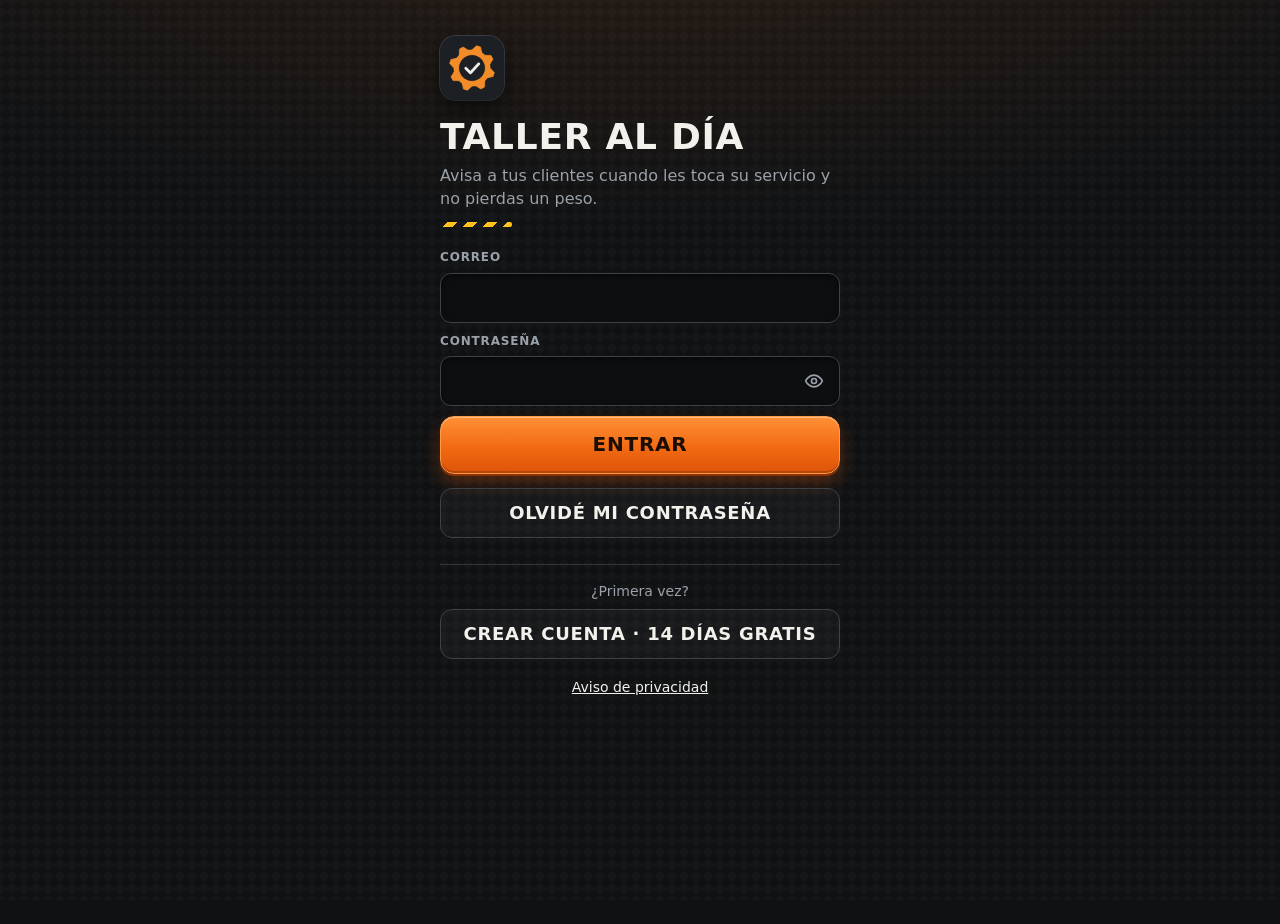
<file: index.html>
<!doctype html>
<html lang="es-MX">
<head>
  <meta charset="utf-8">
  <meta http-equiv="Content-Security-Policy" content="default-src 'self'; connect-src 'self' http://localhost:8787 https://*.supabase.co; img-src 'self' data:; style-src 'self'; script-src 'self'; object-src 'none'; base-uri 'none'; form-action 'self'">
  <meta name="referrer" content="no-referrer">
  <meta name="viewport" content="width=device-width, initial-scale=1, viewport-fit=cover">
  <title>Taller al Día</title>
  <meta name="description" content="Recordatorios de servicio, cotizaciones y cobranza para talleres mecánicos.">
  <meta name="theme-color" content="#1C1F23">
  <meta name="apple-mobile-web-app-capable" content="yes">
  <meta name="mobile-web-app-capable" content="yes">
  <meta name="apple-mobile-web-app-status-bar-style" content="black-translucent">
  <meta name="apple-mobile-web-app-title" content="Taller al Día">
  <link rel="manifest" href="manifest.webmanifest">
  <link rel="icon" href="icons/icon-192.png">
  <link rel="apple-touch-icon" href="icons/apple-touch-icon.png">
  <link rel="stylesheet" href="styles.css">
</head>
<body>
  <div id="app"></div>
  <nav class="tabbar" id="tabbar" hidden></nav>
  <div id="toast" role="status" aria-live="polite"></div>
  <script src="config.js"></script>
  <script src="app.js"></script>
</body>
</html>
</file>
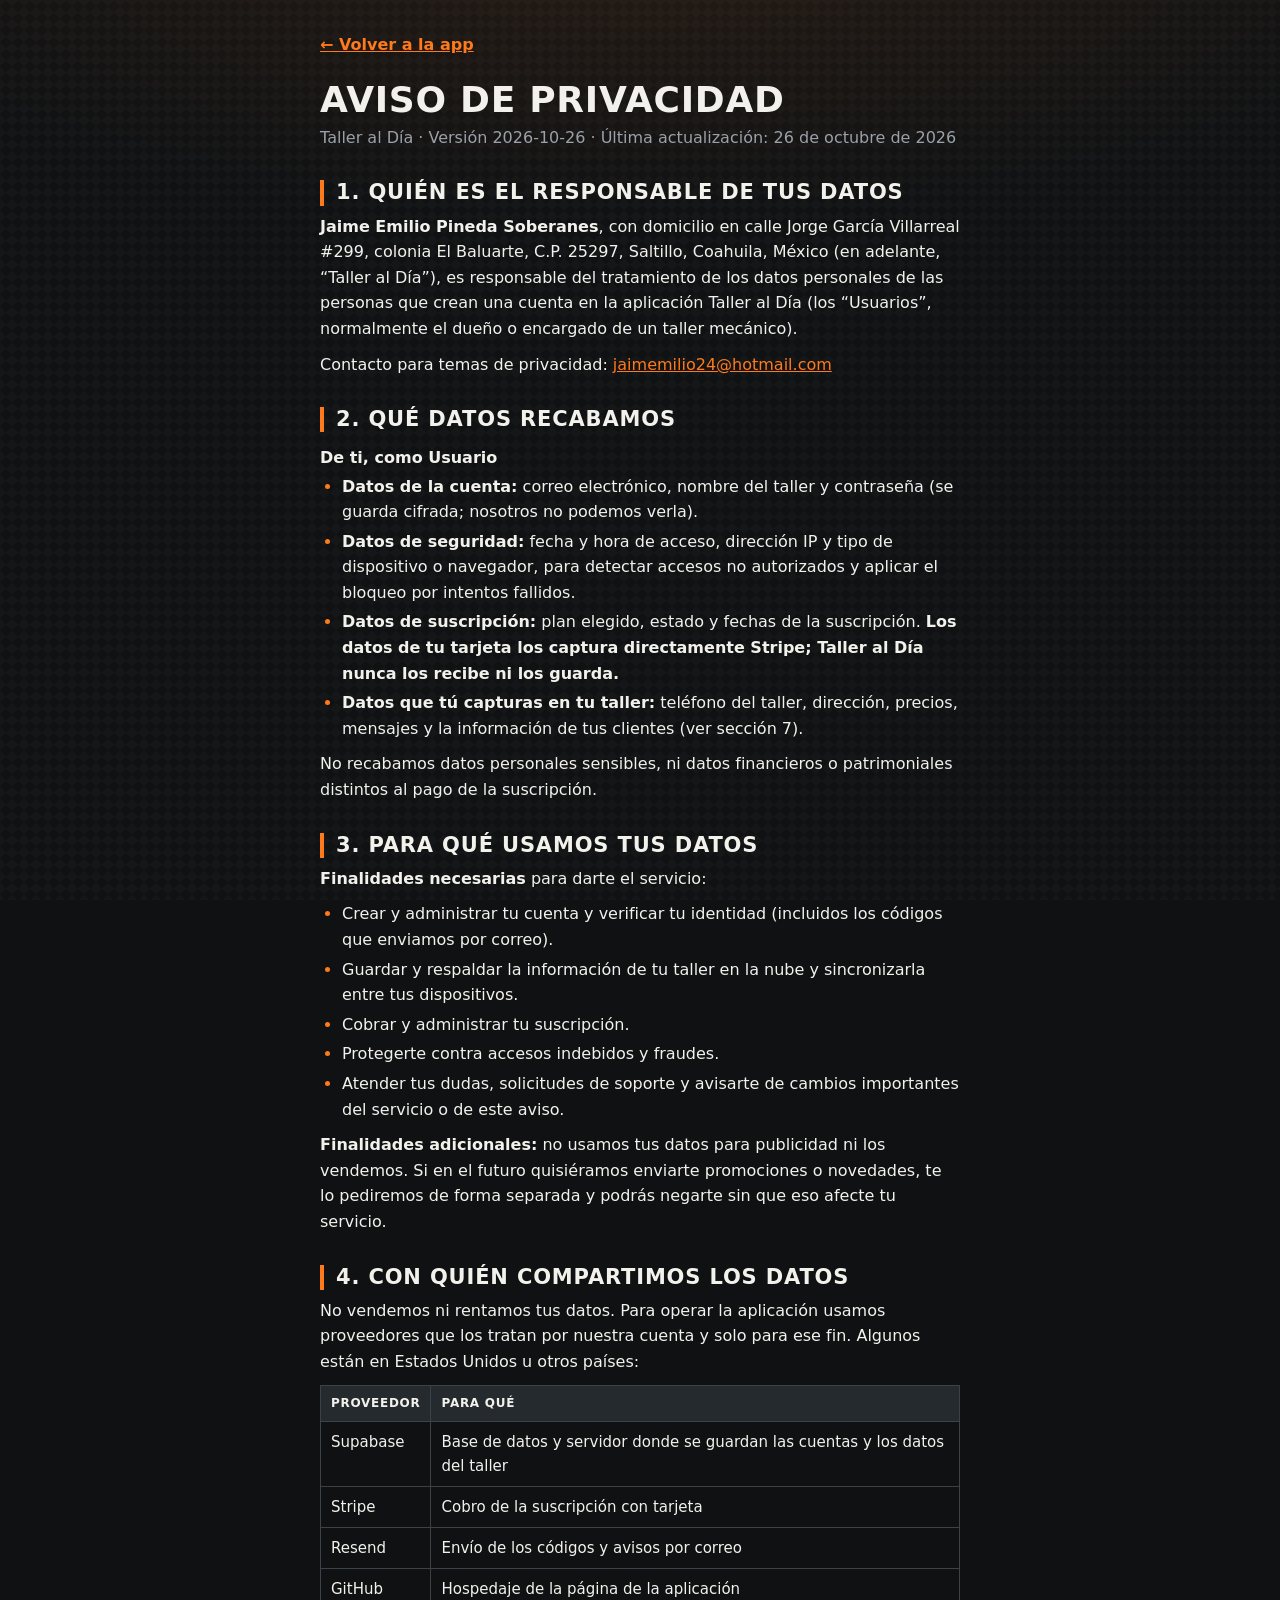
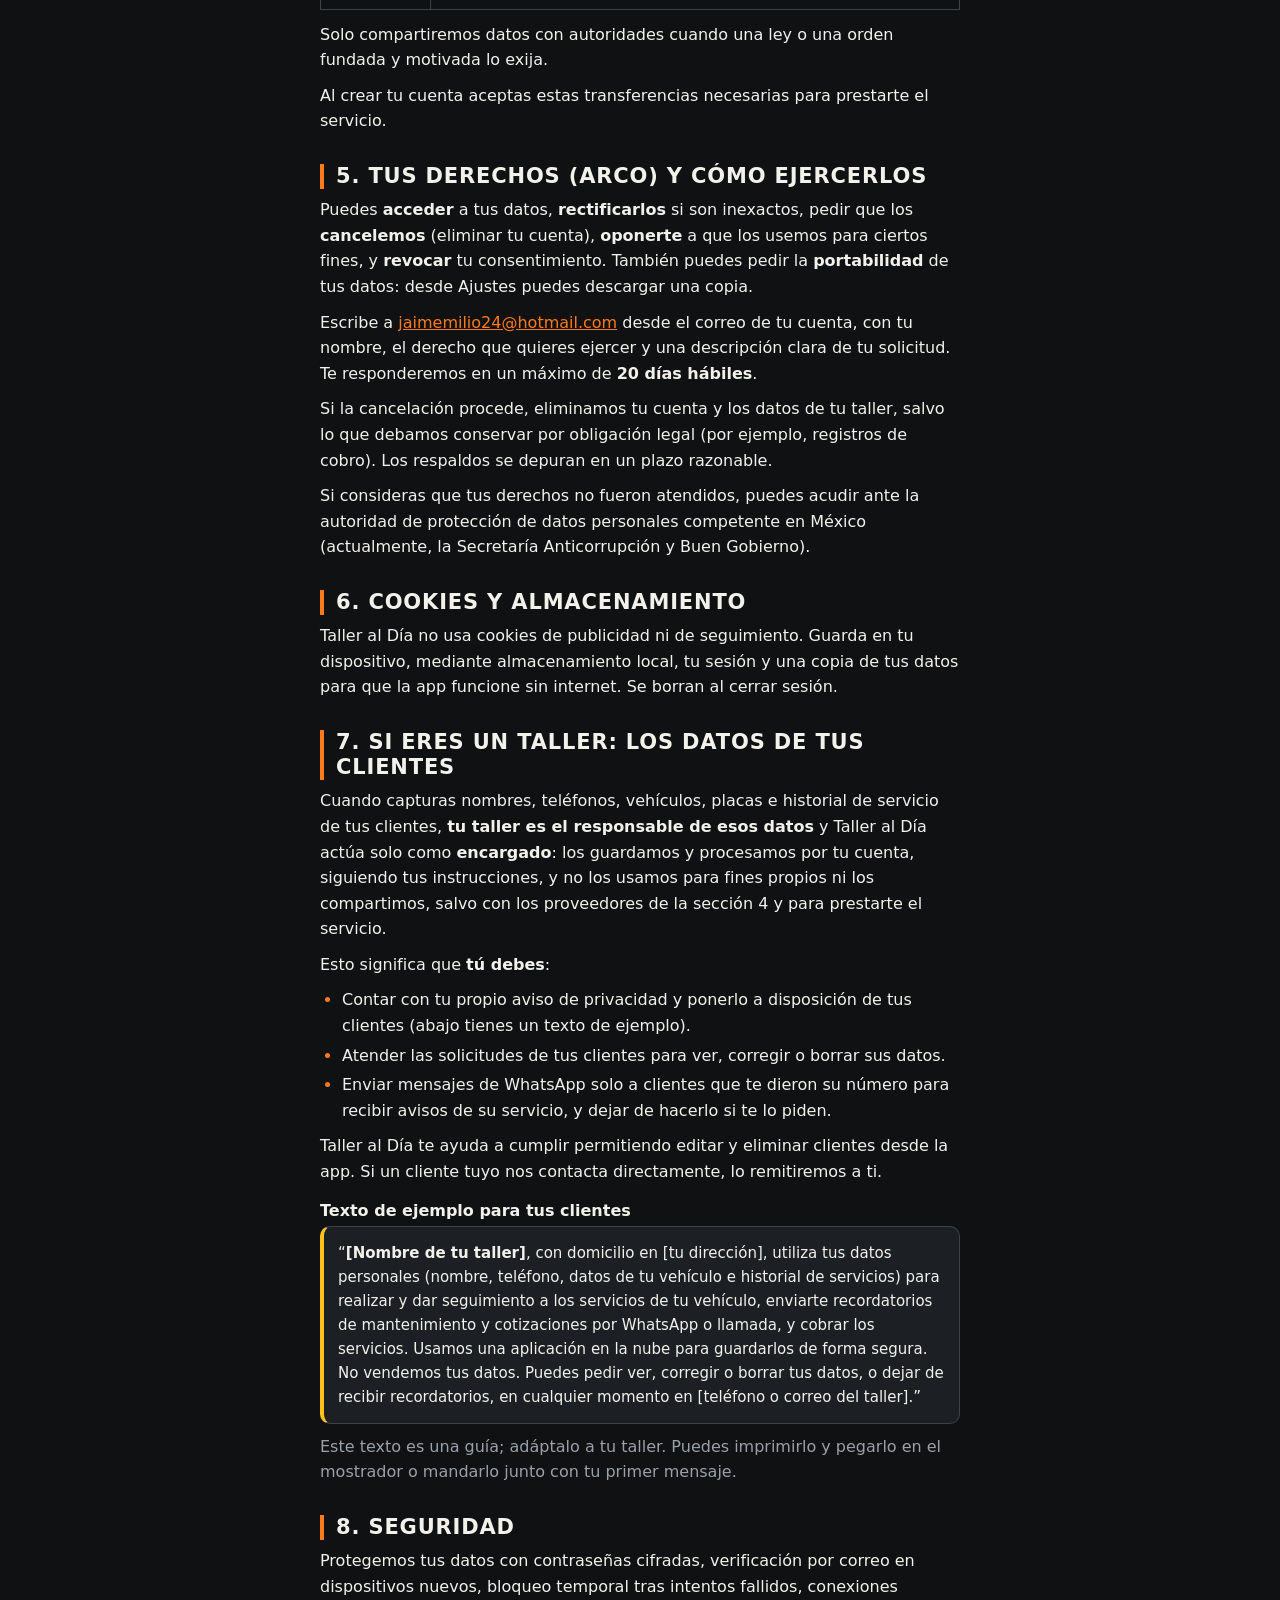
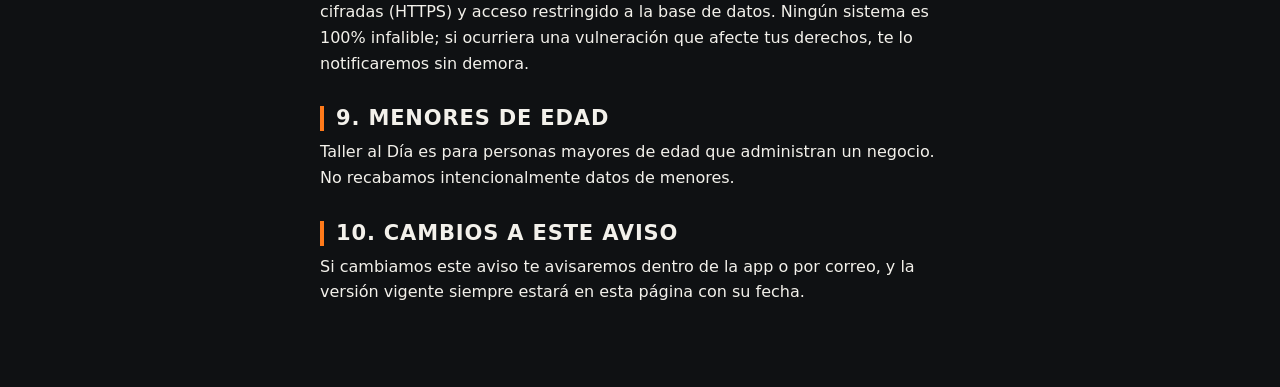
<file: privacidad.html>
<!doctype html>
<html lang="es-MX">
<head>
  <meta charset="utf-8">
  <meta name="viewport" content="width=device-width, initial-scale=1">
  <meta name="theme-color" content="#1C1F23">
  <meta name="robots" content="index,follow">
  <title>Aviso de privacidad · Taller al Día</title>
  <link rel="icon" href="icons/icon-192.png">
  <link rel="stylesheet" href="styles.css">
</head>
<body class="no-nav">
  <main class="legal">
    <a class="legal-back" href="./">← Volver a la app</a>
    <h1>Aviso de privacidad</h1>
    <p class="muted">Taller al Día · Versión 2026-10-26 · Última actualización: 26 de octubre de 2026</p>

    <h2>1. Quién es el responsable de tus datos</h2>
    <p><b>Jaime Emilio Pineda Soberanes</b>, con domicilio en calle Jorge García Villarreal #299, colonia El Baluarte, C.P. 25297, Saltillo, Coahuila, México (en adelante, “Taller al Día”), es responsable del tratamiento de los datos personales de las personas que crean una cuenta en la aplicación Taller al Día (los “Usuarios”, normalmente el dueño o encargado de un taller mecánico).</p>
    <p>Contacto para temas de privacidad: <a href="mailto:jaimemilio24@hotmail.com">jaimemilio24@hotmail.com</a></p>

    <h2>2. Qué datos recabamos</h2>
    <h3>De ti, como Usuario</h3>
    <ul>
      <li><b>Datos de la cuenta:</b> correo electrónico, nombre del taller y contraseña (se guarda cifrada; nosotros no podemos verla).</li>
      <li><b>Datos de seguridad:</b> fecha y hora de acceso, dirección IP y tipo de dispositivo o navegador, para detectar accesos no autorizados y aplicar el bloqueo por intentos fallidos.</li>
      <li><b>Datos de suscripción:</b> plan elegido, estado y fechas de la suscripción. <b>Los datos de tu tarjeta los captura directamente Stripe; Taller al Día nunca los recibe ni los guarda.</b></li>
      <li><b>Datos que tú capturas en tu taller:</b> teléfono del taller, dirección, precios, mensajes y la información de tus clientes (ver sección 7).</li>
    </ul>
    <p>No recabamos datos personales sensibles, ni datos financieros o patrimoniales distintos al pago de la suscripción.</p>

    <h2>3. Para qué usamos tus datos</h2>
    <p><b>Finalidades necesarias</b> para darte el servicio:</p>
    <ul>
      <li>Crear y administrar tu cuenta y verificar tu identidad (incluidos los códigos que enviamos por correo).</li>
      <li>Guardar y respaldar la información de tu taller en la nube y sincronizarla entre tus dispositivos.</li>
      <li>Cobrar y administrar tu suscripción.</li>
      <li>Protegerte contra accesos indebidos y fraudes.</li>
      <li>Atender tus dudas, solicitudes de soporte y avisarte de cambios importantes del servicio o de este aviso.</li>
    </ul>
    <p><b>Finalidades adicionales:</b> no usamos tus datos para publicidad ni los vendemos. Si en el futuro quisiéramos enviarte promociones o novedades, te lo pediremos de forma separada y podrás negarte sin que eso afecte tu servicio.</p>

    <h2>4. Con quién compartimos los datos</h2>
    <p>No vendemos ni rentamos tus datos. Para operar la aplicación usamos proveedores que los tratan por nuestra cuenta y solo para ese fin. Algunos están en Estados Unidos u otros países:</p>
    <table class="legal-table">
      <tr><th>Proveedor</th><th>Para qué</th></tr>
      <tr><td>Supabase</td><td>Base de datos y servidor donde se guardan las cuentas y los datos del taller</td></tr>
      <tr><td>Stripe</td><td>Cobro de la suscripción con tarjeta</td></tr>
      <tr><td>Resend</td><td>Envío de los códigos y avisos por correo</td></tr>
      <tr><td>GitHub</td><td>Hospedaje de la página de la aplicación</td></tr>
    </table>
    <p>Solo compartiremos datos con autoridades cuando una ley o una orden fundada y motivada lo exija.</p>
    <p>Al crear tu cuenta aceptas estas transferencias necesarias para prestarte el servicio.</p>

    <h2>5. Tus derechos (ARCO) y cómo ejercerlos</h2>
    <p>Puedes <b>acceder</b> a tus datos, <b>rectificarlos</b> si son inexactos, pedir que los <b>cancelemos</b> (eliminar tu cuenta), <b>oponerte</b> a que los usemos para ciertos fines, y <b>revocar</b> tu consentimiento. También puedes pedir la <b>portabilidad</b> de tus datos: desde Ajustes puedes descargar una copia.</p>
    <p>Escribe a <a href="mailto:jaimemilio24@hotmail.com">jaimemilio24@hotmail.com</a> desde el correo de tu cuenta, con tu nombre, el derecho que quieres ejercer y una descripción clara de tu solicitud. Te responderemos en un máximo de <b>20 días hábiles</b>.</p>
    <p>Si la cancelación procede, eliminamos tu cuenta y los datos de tu taller, salvo lo que debamos conservar por obligación legal (por ejemplo, registros de cobro). Los respaldos se depuran en un plazo razonable.</p>
    <p>Si consideras que tus derechos no fueron atendidos, puedes acudir ante la autoridad de protección de datos personales competente en México (actualmente, la Secretaría Anticorrupción y Buen Gobierno).</p>

    <h2>6. Cookies y almacenamiento</h2>
    <p>Taller al Día no usa cookies de publicidad ni de seguimiento. Guarda en tu dispositivo, mediante almacenamiento local, tu sesión y una copia de tus datos para que la app funcione sin internet. Se borran al cerrar sesión.</p>

    <h2>7. Si eres un taller: los datos de tus clientes</h2>
    <p>Cuando capturas nombres, teléfonos, vehículos, placas e historial de servicio de tus clientes, <b>tu taller es el responsable de esos datos</b> y Taller al Día actúa solo como <b>encargado</b>: los guardamos y procesamos por tu cuenta, siguiendo tus instrucciones, y no los usamos para fines propios ni los compartimos, salvo con los proveedores de la sección 4 y para prestarte el servicio.</p>
    <p>Esto significa que <b>tú debes</b>:</p>
    <ul>
      <li>Contar con tu propio aviso de privacidad y ponerlo a disposición de tus clientes (abajo tienes un texto de ejemplo).</li>
      <li>Atender las solicitudes de tus clientes para ver, corregir o borrar sus datos.</li>
      <li>Enviar mensajes de WhatsApp solo a clientes que te dieron su número para recibir avisos de su servicio, y dejar de hacerlo si te lo piden.</li>
    </ul>
    <p>Taller al Día te ayuda a cumplir permitiendo editar y eliminar clientes desde la app. Si un cliente tuyo nos contacta directamente, lo remitiremos a ti.</p>

    <h3>Texto de ejemplo para tus clientes</h3>
    <p class="legal-box">“<b>[Nombre de tu taller]</b>, con domicilio en [tu dirección], utiliza tus datos personales (nombre, teléfono, datos de tu vehículo e historial de servicios) para realizar y dar seguimiento a los servicios de tu vehículo, enviarte recordatorios de mantenimiento y cotizaciones por WhatsApp o llamada, y cobrar los servicios. Usamos una aplicación en la nube para guardarlos de forma segura. No vendemos tus datos. Puedes pedir ver, corregir o borrar tus datos, o dejar de recibir recordatorios, en cualquier momento en [teléfono o correo del taller].”</p>
    <p class="muted">Este texto es una guía; adáptalo a tu taller. Puedes imprimirlo y pegarlo en el mostrador o mandarlo junto con tu primer mensaje.</p>

    <h2>8. Seguridad</h2>
    <p>Protegemos tus datos con contraseñas cifradas, verificación por correo en dispositivos nuevos, bloqueo temporal tras intentos fallidos, conexiones cifradas (HTTPS) y acceso restringido a la base de datos. Ningún sistema es 100% infalible; si ocurriera una vulneración que afecte tus derechos, te lo notificaremos sin demora.</p>

    <h2>9. Menores de edad</h2>
    <p>Taller al Día es para personas mayores de edad que administran un negocio. No recabamos intencionalmente datos de menores.</p>

    <h2>10. Cambios a este aviso</h2>
    <p>Si cambiamos este aviso te avisaremos dentro de la app o por correo, y la versión vigente siempre estará en esta página con su fecha.</p>
  </main>
</body>
</html>
</file>
<file: styles.css>
/* =========================================================
   Taller al Día · tema "taller"
   Grafito y acero, naranja de seguridad, franjas de peligro.
   ========================================================= */
:root {
  --bg: #0F1113;
  --card: #1C2024;
  --card-2: #16191C;
  --ink: #F3F1EB;
  --muted: #9AA1A8;
  --line: #2F353B;
  --line-2: #3B4249;
  --soft: #252A2F;
  --sunken: #0C0E10;
  --accent: #FF7A1A;
  --accent-2: #E2560A;
  --accent-ink: #1A0D03;
  --accent-soft: rgba(255, 122, 26, .14);
  --hazard: #FFC21A;
  --ok: #4ED17A;
  --ok-soft: rgba(78, 209, 122, .14);
  --warn: #FFC21A;
  --warn-soft: rgba(255, 194, 26, .13);
  --bad: #FF5A4E;
  --bad-soft: rgba(255, 90, 78, .14);
  --wa: #25C463;
  --hero: #1C2024;
  --hero-ink: #F7F5F0;
  --display: "Avenir Next Condensed", "DIN Condensed", "Roboto Condensed", "sans-serif-condensed", "Arial Narrow", system-ui, sans-serif;
  --steel: linear-gradient(180deg, #22272C 0%, #1A1E22 100%);
  --steel-btn: linear-gradient(180deg, #30363C 0%, #24292E 100%);
  --orange: linear-gradient(180deg, #FF9037 0%, #F26A12 55%, #DD530A 100%);
  --stripes: repeating-linear-gradient(-45deg, var(--hazard) 0 7px, #16181A 7px 14px);
  --hi: inset 0 1px 0 rgba(255, 255, 255, .06);
  --shadow: inset 0 1px 0 rgba(255, 255, 255, .06), 0 1px 0 rgba(0, 0, 0, .5), 0 8px 18px rgba(0, 0, 0, .28);
  --r: 14px;
  --nav-h: 70px;
  color-scheme: dark;
}

* { box-sizing: border-box; -webkit-tap-highlight-color: transparent; }
html { -webkit-text-size-adjust: 100%; background: var(--bg); }
body {
  margin: 0;
  color: var(--ink);
  font: 16px/1.45 system-ui, -apple-system, "Segoe UI", Roboto, "Helvetica Neue", sans-serif;
  padding-bottom: calc(var(--nav-h) + env(safe-area-inset-bottom) + 16px);
  min-height: 100vh;
  /* Lámina antiderrapante + resplandor del foco del taller */
  background-color: var(--bg);
  background-image:
    radial-gradient(120% 60% at 50% -10%, rgba(255, 122, 26, .10), transparent 60%),
    linear-gradient(45deg, rgba(255, 255, 255, .018) 25%, transparent 25% 75%, rgba(255, 255, 255, .018) 75%),
    linear-gradient(-45deg, rgba(255, 255, 255, .018) 25%, transparent 25% 75%, rgba(255, 255, 255, .018) 75%);
  background-size: 100% 100%, 12px 12px, 12px 12px;
  background-attachment: fixed;
}
body.no-nav { padding-bottom: 24px; }
a { color: inherit; text-decoration: none; }
button, input, select, textarea { font: inherit; color: inherit; }
h1, h2, h3 { margin: 0; line-height: 1.2; }
p { margin: 0; }
.ic { flex: none; display: block; }
#app { max-width: 560px; margin: 0 auto; }

/* ---------- Encabezado ---------- */
.top {
  position: sticky; top: 0; z-index: 10;
  display: flex; align-items: center; gap: 8px;
  padding: calc(env(safe-area-inset-top) + 12px) 16px 12px;
  min-height: calc(env(safe-area-inset-top) + 68px);
  background: linear-gradient(180deg, rgba(26, 29, 33, .96), rgba(18, 20, 23, .94));
  backdrop-filter: saturate(1.3) blur(14px);
  -webkit-backdrop-filter: saturate(1.3) blur(14px);
  box-shadow: 0 1px 0 rgba(0, 0, 0, .6), 0 6px 16px rgba(0, 0, 0, .25);
}
.top::after {
  content: ""; position: absolute; left: 0; right: 0; bottom: -3px; height: 3px;
  background: var(--stripes); opacity: .9;
}
.top-title { flex: 1; min-width: 0; }
.top h1 {
  font-family: var(--display); font-size: 25px; font-weight: 700; text-transform: uppercase; letter-spacing: .02em;
  white-space: nowrap; overflow: hidden; text-overflow: ellipsis;
}
.top-sub { color: var(--muted); font-size: 13px; font-weight: 600; white-space: nowrap; overflow: hidden; text-overflow: ellipsis; }
.top-sub::first-letter { text-transform: uppercase; }
.top-right { display: flex; gap: 6px; }
.icon-btn {
  display: inline-grid; place-items: center;
  width: 44px; height: 44px; border-radius: 12px;
  border: 1px solid var(--line); background: var(--steel-btn); box-shadow: var(--hi); cursor: pointer;
}
.icon-btn:active { filter: brightness(1.2); }
.icon-btn.sm { width: 36px; height: 36px; color: var(--muted); border-color: transparent; background: transparent; box-shadow: none; }

.page { padding: 10px 16px 24px; display: flex; flex-direction: column; gap: 12px; }
.sec {
  font-family: var(--display); font-size: 16px; font-weight: 700; text-transform: uppercase; letter-spacing: .08em;
  margin: 16px 2px 8px; color: var(--ink); display: flex; gap: 8px; align-items: center;
}
.sec::before { content: ""; width: 4px; height: 16px; border-radius: 2px; background: var(--orange); flex: none; }
.muted { color: var(--muted); }
.small { font-size: 14px; }
.center { text-align: center; }
.pad { padding: 8px 2px; }
.grow { flex: 1; min-width: 0; }
.ell { white-space: nowrap; overflow: hidden; text-overflow: ellipsis; }
.t-ok { color: var(--ok); }
.t-warn { color: var(--warn); }
.t-bad { color: var(--bad); }
.stack { display: flex; flex-direction: column; gap: 10px; }
.hint { color: var(--muted); font-size: 14px; margin: 6px 2px 0; }
.tip { color: var(--muted); font-size: 14px; padding: 0 2px; }
.note { background: var(--warn-soft); border: 1px solid rgba(255, 194, 26, .3); border-left: 4px solid var(--hazard); padding: 12px 14px; border-radius: 10px; font-size: 15px; }

/* ---------- Tarjetas ---------- */
.card {
  background: var(--steel); border-radius: var(--r);
  box-shadow: var(--shadow); border: 1px solid var(--line);
  padding: 14px;
}
.card-h { font-family: var(--display); font-size: 16px; font-weight: 700; text-transform: uppercase; letter-spacing: .06em; margin-bottom: 8px; }
.row { display: flex; align-items: center; gap: 12px; padding: 12px 14px; }
.row:active, .list-row:active, .pick:active { background: rgba(255, 255, 255, .04); }
.row-ic {
  width: 42px; height: 42px; border-radius: 11px; flex: none;
  display: grid; place-items: center; color: var(--accent);
  background: linear-gradient(180deg, #2C3237, #1F2328); border: 1px solid var(--line-2); box-shadow: var(--hi);
}
.row-title { font-weight: 700; white-space: nowrap; overflow: hidden; text-overflow: ellipsis; }
.row-sub { color: var(--muted); font-size: 14px; white-space: nowrap; overflow: hidden; text-overflow: ellipsis; }
.row-end { display: flex; flex-direction: column; align-items: flex-end; gap: 4px; flex: none; }
.row-amt { font-family: var(--display); font-weight: 700; font-size: 19px; text-align: right; font-variant-numeric: tabular-nums; }
.row-amt small { display: block; font-family: system-ui, sans-serif; font-size: 12px; font-weight: 600; }
.avatar {
  width: 42px; height: 42px; flex: none;
  display: grid; place-items: center; font-family: var(--display); font-weight: 700; font-size: 18px;
  background: linear-gradient(180deg, rgba(255, 138, 46, .28), rgba(226, 86, 10, .16)); color: var(--accent);
  clip-path: polygon(25% 4%, 75% 4%, 100% 50%, 75% 96%, 25% 96%, 0 50%);
}
.dot { display: inline-block; width: 8px; height: 8px; border-radius: 50%; background: var(--accent); vertical-align: middle; box-shadow: 0 0 8px var(--accent); }

.pill {
  display: inline-flex; align-items: center; gap: 4px;
  font-size: 11px; font-weight: 800; padding: 4px 8px; border-radius: 6px;
  white-space: nowrap; letter-spacing: .06em; text-transform: uppercase;
  border: 1px solid transparent;
}
.pill.ok { background: var(--ok-soft); color: var(--ok); border-color: rgba(78, 209, 122, .3); }
.pill.warn { background: var(--warn-soft); color: var(--warn); border-color: rgba(255, 194, 26, .3); }
.pill.bad { background: var(--bad-soft); color: var(--bad); border-color: rgba(255, 90, 78, .3); }
.pill.accent { background: var(--accent-soft); color: var(--accent); border-color: rgba(255, 122, 26, .3); }
.pill.muted { background: var(--soft); color: var(--muted); border-color: var(--line); }

/* ---------- Botones ---------- */
.btn {
  display: inline-flex; align-items: center; justify-content: center; gap: 8px;
  min-height: 50px; padding: 10px 16px; border-radius: 12px;
  border: 1px solid var(--line-2); background: var(--steel-btn); box-shadow: var(--hi), 0 2px 0 rgba(0, 0, 0, .45);
  font-family: var(--display); font-weight: 700; font-size: 18px; text-transform: uppercase; letter-spacing: .04em;
  cursor: pointer; text-align: center;
  transition: transform .08s ease, filter .15s ease, box-shadow .08s ease;
}
.btn:active { transform: translateY(2px); box-shadow: var(--hi); }
.btn:disabled { opacity: .45; cursor: not-allowed; transform: none; }
.btn.primary {
  background: var(--orange); color: var(--accent-ink); border-color: #FF9A47;
  box-shadow: inset 0 1px 0 rgba(255, 255, 255, .4), inset 0 -2px 0 rgba(0, 0, 0, .18), 0 2px 0 #8A3205, 0 8px 18px rgba(226, 86, 10, .35);
}
.btn.primary:active { box-shadow: inset 0 1px 0 rgba(255, 255, 255, .3), 0 0 0 #8A3205, 0 4px 10px rgba(226, 86, 10, .3); }
.btn.wa {
  background: linear-gradient(180deg, #34D873 0%, #1FB457 100%); color: #fff; border-color: #48E083;
  box-shadow: inset 0 1px 0 rgba(255, 255, 255, .35), 0 2px 0 #0D6B30, 0 6px 14px rgba(31, 180, 87, .28);
  text-shadow: 0 1px 0 rgba(0, 0, 0, .2);
}
.btn.ghost { background: rgba(255, 255, 255, .03); border-color: var(--line-2); box-shadow: none; }
.btn.danger-ghost { background: rgba(255, 90, 78, .05); border-color: rgba(255, 90, 78, .35); color: var(--bad); box-shadow: none; }
.btn.big { min-height: 58px; font-size: 20px; border-radius: 14px; }
.btn.small { min-height: 38px; padding: 6px 12px; font-size: 15px; border-radius: 10px; }
.btn.icon { width: 50px; padding: 0; color: var(--ink); }
.btn.wide { width: 100%; }

/* ---------- Inicio ---------- */
.hero {
  display: block; border-radius: 18px; padding: 22px 20px 20px;
  color: var(--hero-ink); position: relative; overflow: hidden;
  background:
    radial-gradient(90% 120% at 100% 0%, rgba(255, 122, 26, .38), transparent 55%),
    linear-gradient(160deg, #2B3036 0%, #1A1D21 55%, #131518 100%);
  border: 1px solid #3A4148;
  box-shadow: inset 0 1px 0 rgba(255, 255, 255, .08), 0 12px 28px rgba(0, 0, 0, .45);
}
/* franja de peligro superior */
.hero::before {
  content: ""; position: absolute; left: 0; right: 0; top: 0; height: 6px;
  background: var(--stripes);
}
/* remaches en las esquinas */
.hero::after {
  content: ""; position: absolute; inset: 14px 10px 10px; pointer-events: none;
  background:
    radial-gradient(circle, #8A939C 0 1.6px, #3A4148 2.4px, transparent 3.4px) left top / 8px 8px no-repeat,
    radial-gradient(circle, #8A939C 0 1.6px, #3A4148 2.4px, transparent 3.4px) right top / 8px 8px no-repeat,
    radial-gradient(circle, #8A939C 0 1.6px, #3A4148 2.4px, transparent 3.4px) left bottom / 8px 8px no-repeat,
    radial-gradient(circle, #8A939C 0 1.6px, #3A4148 2.4px, transparent 3.4px) right bottom / 8px 8px no-repeat;
}
.hero-label { font-family: var(--display); font-size: 15px; font-weight: 700; text-transform: uppercase; letter-spacing: .14em; color: var(--hazard); }
.hero-amt {
  font-family: var(--display); font-size: 56px; line-height: 1; font-weight: 700; letter-spacing: .01em; margin: 6px 0 6px;
  font-variant-numeric: tabular-nums; color: #fff; text-shadow: 0 2px 0 rgba(0, 0, 0, .4), 0 0 24px rgba(255, 122, 26, .25);
}
.hero-sub { font-size: 15px; opacity: .85; }
.hero-cta {
  position: relative; z-index: 1;
  margin-top: 16px; display: inline-flex; align-items: center; gap: 4px;
  background: var(--orange); color: var(--accent-ink); padding: 11px 16px; border-radius: 11px;
  font-family: var(--display); font-weight: 700; font-size: 18px; text-transform: uppercase; letter-spacing: .04em;
  box-shadow: inset 0 1px 0 rgba(255, 255, 255, .4), 0 2px 0 #8A3205, 0 8px 18px rgba(226, 86, 10, .4);
}
.kpis { display: grid; grid-template-columns: 1fr 1fr; gap: 10px; }
.kpis.three { grid-template-columns: repeat(3, 1fr); }
.kpi {
  position: relative; overflow: hidden;
  background: var(--steel); border: 1px solid var(--line); box-shadow: var(--shadow);
  border-radius: 12px; padding: 12px 12px 12px 15px; display: flex; flex-direction: column; gap: 2px; min-width: 0;
}
.kpi::before { content: ""; position: absolute; left: 0; top: 10px; bottom: 10px; width: 3px; border-radius: 0 3px 3px 0; background: var(--orange); }
.kpi span { font-size: 11px; color: var(--muted); font-weight: 800; text-transform: uppercase; letter-spacing: .07em; }
.kpi b { font-family: var(--display); font-size: 28px; line-height: 1.1; font-weight: 700; font-variant-numeric: tabular-nums; white-space: nowrap; overflow: hidden; text-overflow: ellipsis; }
.kpi small { font-size: 12px; color: var(--muted); }
.kpis.three { gap: 8px; }
.kpis.three .kpi { padding: 10px 8px 10px 12px; }
.kpis.three .kpi span { font-size: 10px; letter-spacing: .05em; }
.kpis.three .kpi b { font-size: 22px; }
.list { padding: 4px 0; }
.list-row {
  display: flex; align-items: center; gap: 10px; width: 100%;
  padding: 12px 14px; border: 0; background: none; text-align: left; cursor: pointer;
  border-bottom: 1px solid var(--line); min-height: 54px; font-weight: 600;
}
.list-row:last-child { border-bottom: 0; }
.list-row > span:first-child { flex: 1; }
.list-row small { display: block; color: var(--muted); font-size: 13px; font-weight: 400; }
.list-row .ic { color: var(--muted); }
.count {
  min-width: 30px; height: 26px; padding: 0 8px; border-radius: 7px; display: grid; place-items: center;
  background: var(--soft); color: var(--muted); font-family: var(--display); font-weight: 700; font-size: 16px; border: 1px solid var(--line);
}
.count.on { background: var(--orange); color: var(--accent-ink); border-color: #FF9A47; box-shadow: 0 0 12px rgba(255, 122, 26, .35); }

/* ---------- Segmentos ---------- */
.seg-wrap { position: sticky; top: calc(env(safe-area-inset-top) + 68px); z-index: 9; background: linear-gradient(180deg, #121417 70%, rgba(18, 20, 23, 0)); padding: 12px 16px 10px; }
.seg { display: flex; gap: 6px; overflow-x: auto; scrollbar-width: none; }
.seg::-webkit-scrollbar { display: none; }
.seg-btn {
  flex: none; display: inline-flex; gap: 6px; align-items: center;
  padding: 8px 14px; border-radius: 10px; background: var(--steel-btn); border: 1px solid var(--line-2); box-shadow: var(--hi);
  font-family: var(--display); font-weight: 700; font-size: 16px; text-transform: uppercase; letter-spacing: .04em; min-height: 42px;
}
.seg-btn b { background: var(--accent); color: var(--accent-ink); font-size: 13px; border-radius: 6px; padding: 0 6px; }
.seg-btn.on { background: var(--orange); color: var(--accent-ink); border-color: #FF9A47; box-shadow: inset 0 1px 0 rgba(255, 255, 255, .35), 0 4px 12px rgba(226, 86, 10, .3); }
.seg-btn.on b { background: var(--accent-ink); color: var(--accent); }

/* ---------- Avisos ---------- */
.item { display: flex; flex-direction: column; gap: 10px; position: relative; border-left: 3px solid var(--accent); }
.item-head { display: flex; justify-content: space-between; gap: 10px; align-items: flex-start; }
.item-who { min-width: 0; flex: 1; }
.item-title { font-weight: 800; font-size: 17px; }
.item-sub { color: var(--muted); font-size: 14px; white-space: nowrap; overflow: hidden; text-overflow: ellipsis; }
.item-body p { font-size: 15px; }
.item-meta { color: var(--muted); font-size: 13px; margin-top: 4px; }
.item-meta.tries { display: flex; align-items: center; gap: 6px; margin: 0; color: var(--warn); font-weight: 600; }
.item-actions { display: flex; gap: 8px; }
.item-actions .btn.wa { flex: 1; }
.item-extra { display: flex; gap: 8px; flex-wrap: wrap; }
.due { list-style: none; margin: 0; padding: 0; display: flex; flex-direction: column; gap: 6px; }
.due li { display: flex; flex-direction: column; font-size: 15px; padding-left: 10px; border-left: 2px solid var(--line-2); }
.due li span { font-size: 12px; font-weight: 800; text-transform: uppercase; letter-spacing: .05em; }
.waiting { margin-top: 6px; }
.waiting summary {
  cursor: pointer; padding: 12px 2px; color: var(--muted); list-style: none;
  font-family: var(--display); font-weight: 700; font-size: 16px; text-transform: uppercase; letter-spacing: .06em;
}
.waiting summary::before { content: "▸ "; color: var(--accent); }
.waiting[open] summary::before { content: "▾ "; }
.waiting .card { opacity: .8; margin-bottom: 12px; border-left-color: var(--line-2); }
.empty { text-align: center; padding: 36px 20px; color: var(--muted); display: flex; flex-direction: column; align-items: center; gap: 8px; }
.empty > .ic {
  width: 74px; height: 74px; padding: 20px; margin-bottom: 6px; color: var(--accent);
  background: linear-gradient(180deg, #2C3237, #1A1E22);
  clip-path: polygon(25% 4%, 75% 4%, 100% 50%, 75% 96%, 25% 96%, 0 50%);
}
.empty h3 { color: var(--ink); font-family: var(--display); font-size: 22px; font-weight: 700; text-transform: uppercase; letter-spacing: .03em; }
.empty .btn { margin-top: 10px; }

/* ---------- Clientes ---------- */
.search {
  display: flex; align-items: center; gap: 10px; padding: 0 14px;
  background: var(--sunken); border: 1px solid var(--line-2); border-radius: 12px; color: var(--muted);
  box-shadow: inset 0 2px 5px rgba(0, 0, 0, .5);
}
.search input { flex: 1; border: 0; background: none; height: 50px; outline: none; color: var(--ink); font-size: 16px; min-width: 0; }
.search:focus-within { border-color: var(--accent); color: var(--accent); }
#list { display: flex; flex-direction: column; gap: 8px; }
.contact { display: grid; grid-template-columns: 1fr 1fr; gap: 10px; }
.veh { display: flex; flex-direction: column; gap: 12px; }
.veh-head { display: flex; align-items: center; gap: 12px; }
.veh-actions { display: flex; }
.veh-actions .btn { flex: 1; }
.hist { border-top: 1px solid var(--line); margin: 0 -14px -14px; background: rgba(0, 0, 0, .15); border-radius: 0 0 var(--r) var(--r); }
.hist-row { display: flex; gap: 10px; align-items: center; padding: 11px 14px; border-bottom: 1px solid var(--line); font-size: 14px; }
.hist-row:last-child { border-bottom: 0; }
.hist-row > span:first-child { color: var(--muted); flex: none; font-variant-numeric: tabular-nums; }

/* ---------- Orden ---------- */
.steps { list-style: none; display: flex; gap: 6px; margin: 4px 0 2px; padding: 0; }
.steps li {
  flex: 1; display: flex; align-items: center; gap: 6px; font-size: 13px; font-weight: 700; color: var(--muted);
  padding: 8px; border-radius: 10px; background: var(--card-2); border: 1px solid var(--line);
}
.steps li span { width: 22px; height: 22px; border-radius: 6px; display: grid; place-items: center; background: var(--soft); font-size: 12px; flex: none; }
.steps li.done { color: var(--ink); }
.steps li.done span { background: var(--ok); color: #06210F; }
.steps li.cur { background: var(--steel); border-color: var(--accent); color: var(--ink); box-shadow: 0 0 0 1px rgba(255, 122, 26, .25), 0 4px 12px rgba(226, 86, 10, .15); }
.steps li.cur span { background: var(--accent); color: var(--accent-ink); }
.li { display: flex; justify-content: space-between; gap: 12px; padding: 8px 0; border-bottom: 1px dashed var(--line); font-size: 15px; }
.li:last-of-type { border-bottom: 0; }
.li.total { font-size: 17px; border-top: 2px solid var(--accent); border-bottom: 1px solid var(--line); margin-top: 4px; padding-top: 10px; }
.li.total b { font-family: var(--display); font-size: 24px; }
.li.sub { font-size: 14px; color: var(--muted); border: 0; padding: 4px 0; }
.li b { font-variant-numeric: tabular-nums; }
.pays { border-top: 1px dashed var(--line-2); margin-top: 6px; padding-top: 6px; }
.card .btn.wide { margin-top: 10px; }
.rec { display: flex; align-items: center; gap: 8px; padding: 8px 0; border-bottom: 1px solid var(--line); }
.rec:last-child { border-bottom: 0; }

/* ---------- Formularios ---------- */
.field { display: flex; flex-direction: column; gap: 6px; min-width: 0; }
.field > span { font-size: 12px; font-weight: 800; color: var(--muted); text-transform: uppercase; letter-spacing: .07em; }
input:not([type=radio]):not([type=checkbox]):not([type=file]), select, textarea {
  width: 100%; min-height: 50px; padding: 12px 14px; border-radius: 11px;
  border: 1px solid var(--line-2); background: var(--sunken); font-size: 16px; outline: none;
  box-shadow: inset 0 2px 5px rgba(0, 0, 0, .5);
  -webkit-appearance: none; appearance: none;
}
.search input { border: 0 !important; padding: 0 !important; background: none !important; box-shadow: none !important; }
textarea { resize: vertical; min-height: 0; line-height: 1.4; }
select { background-image: linear-gradient(45deg, transparent 50%, var(--accent) 50%), linear-gradient(135deg, var(--accent) 50%, transparent 50%); background-position: calc(100% - 20px) 22px, calc(100% - 15px) 22px; background-size: 5px 5px; background-repeat: no-repeat; padding-right: 36px; }
input:focus, select:focus, textarea:focus { border-color: var(--accent); box-shadow: inset 0 2px 5px rgba(0, 0, 0, .5), 0 0 0 3px rgba(255, 122, 26, .22); }
input::placeholder, textarea::placeholder { color: #5E666E; }
input:disabled { opacity: .6; }
.big-in { font-family: var(--display); font-size: 26px !important; font-weight: 700; font-variant-numeric: tabular-nums; }
.grid2 { display: grid; grid-template-columns: 1fr 1fr; gap: 10px; }
.sub-h { font-size: 15px; margin-top: 4px; }
.form section { display: flex; flex-direction: column; gap: 8px; }
.form .sec { margin-top: 12px; margin-bottom: 0; }
.picks { display: flex; flex-direction: column; gap: 6px; }
.pick {
  display: flex; align-items: center; gap: 12px; width: 100%; text-align: left;
  padding: 10px 12px; border-radius: 12px; border: 1px solid var(--line); background: var(--steel); box-shadow: var(--hi); cursor: pointer;
}
.pick.ghosty {
  color: var(--accent); background: transparent; border: 1px dashed rgba(255, 122, 26, .55); box-shadow: none; min-height: 50px;
  font-family: var(--display); font-weight: 700; font-size: 17px; text-transform: uppercase; letter-spacing: .04em;
}
.sel { display: flex; align-items: center; gap: 12px; border-color: var(--accent); box-shadow: 0 0 0 1px rgba(255, 122, 26, .25); }
.chips { display: flex; flex-wrap: wrap; gap: 8px; }
.chip {
  display: inline-flex; align-items: center; gap: 6px;
  min-height: 44px; padding: 8px 14px; border-radius: 10px;
  border: 1px solid var(--line-2); background: var(--steel-btn); box-shadow: var(--hi); font-size: 15px; font-weight: 650; cursor: pointer;
}
.chip.on { background: var(--orange); border-color: #FF9A47; color: var(--accent-ink); font-weight: 750; box-shadow: inset 0 1px 0 rgba(255, 255, 255, .35); }
.lines { display: flex; flex-direction: column; gap: 8px; }
.lines:empty { display: none; }
.line { background: var(--steel); border: 1px solid var(--line); border-left: 3px solid var(--accent); border-radius: 12px; padding: 10px 10px 10px 12px; display: flex; flex-direction: column; gap: 8px; box-shadow: var(--hi); }
.line-top { display: flex; align-items: center; gap: 6px; }
.line-name { flex: 1; font-weight: 700; }
.line-name-in { flex: 1; min-height: 44px !important; }
.line-nums { display: grid; grid-template-columns: 1fr 1fr; gap: 8px; }
.money-in { display: flex; flex-direction: column; gap: 4px; font-size: 11px; font-weight: 800; color: var(--muted); text-transform: uppercase; letter-spacing: .06em; }
.money-in input { min-height: 44px !important; font-weight: 700; font-variant-numeric: tabular-nums; }
.money-in.soft input { font-weight: 500; }
.radios { display: grid; grid-template-columns: repeat(3, 1fr); gap: 8px; }
.radio { position: relative; }
.radio input { position: absolute; opacity: 0; inset: 0; }
.radio span {
  display: grid; place-items: center; min-height: 50px; padding: 6px; text-align: center;
  border-radius: 11px; border: 1px solid var(--line-2); background: var(--steel-btn); box-shadow: var(--hi);
  font-weight: 700; font-size: 15px; cursor: pointer;
}
.radio input:checked + span { background: var(--orange); color: var(--accent-ink); border-color: #FF9A47; box-shadow: inset 0 1px 0 rgba(255, 255, 255, .35), 0 4px 12px rgba(226, 86, 10, .3); }
.radio input:focus-visible + span { box-shadow: 0 0 0 3px rgba(255, 122, 26, .35); }
.savebar {
  position: fixed; left: 0; right: 0; bottom: 0; z-index: 20;
  display: flex; align-items: center; gap: 14px;
  padding: 12px 16px calc(12px + env(safe-area-inset-bottom));
  background: linear-gradient(180deg, #1E2226, #131518); border-top: 2px solid var(--accent);
  box-shadow: 0 -10px 24px rgba(0, 0, 0, .45);
  max-width: 560px; margin: 0 auto;
}
.savebar > div { display: flex; flex-direction: column; }
.savebar small { color: var(--muted); font-size: 11px; font-weight: 800; text-transform: uppercase; letter-spacing: .07em; }
.savebar b { font-family: var(--display); font-size: 28px; line-height: 1.05; font-variant-numeric: tabular-nums; }
.savebar .btn { flex: 1; }
.form { padding-bottom: 110px; }

/* ---------- Barra inferior ---------- */
.tabbar {
  position: fixed; left: 0; right: 0; bottom: 0; z-index: 30;
  display: grid; grid-template-columns: repeat(5, 1fr); align-items: center;
  height: calc(var(--nav-h) + env(safe-area-inset-bottom));
  padding-bottom: env(safe-area-inset-bottom);
  background: linear-gradient(180deg, rgba(30, 34, 38, .97), rgba(14, 16, 18, .98));
  backdrop-filter: saturate(1.3) blur(14px);
  -webkit-backdrop-filter: saturate(1.3) blur(14px);
  border-top: 1px solid var(--line-2);
  box-shadow: inset 0 1px 0 rgba(255, 255, 255, .05), 0 -8px 22px rgba(0, 0, 0, .4);
}
.tabbar[hidden] { display: none; }
.tabbar a {
  position: relative; display: flex; flex-direction: column; align-items: center; gap: 3px;
  font-size: 11px; font-weight: 800; text-transform: uppercase; letter-spacing: .05em; color: var(--muted); padding: 10px 0 8px;
}
.tabbar a.on { color: var(--accent); }
.tabbar a.on::before {
  content: ""; position: absolute; top: -1px; left: 50%; width: 30px; height: 3px; margin-left: -15px;
  border-radius: 0 0 3px 3px; background: var(--accent); box-shadow: 0 0 10px var(--accent);
}
.tabbar a.on .ic { filter: drop-shadow(0 0 6px rgba(255, 122, 26, .45)); }
/* botón central con forma de tuerca */
.tabbar .fab {
  justify-self: center; width: 64px; height: 64px; padding: 0;
  display: grid; place-items: center; color: var(--accent-ink);
  transform: translateY(-12px);
  filter: drop-shadow(0 2px 0 #8A3205) drop-shadow(0 8px 14px rgba(226, 86, 10, .45));
}
.tabbar .fab::before {
  content: ""; position: absolute; inset: 0;
  background: radial-gradient(circle at 50% 35%, #FFA157, #F26A12 55%, #D44F08);
  clip-path: polygon(25% 4%, 75% 4%, 100% 50%, 75% 96%, 25% 96%, 0 50%);
}
.tabbar .fab .ic { position: relative; stroke-width: 2.8; }
.tabbar .fab:active { transform: translateY(-10px) scale(.96); }
.badge {
  position: absolute; top: 3px; left: 50%; margin-left: 6px;
  min-width: 20px; height: 20px; padding: 0 5px; border-radius: 999px;
  background: var(--bad); color: #fff; font-size: 11px; letter-spacing: 0; display: grid; place-items: center;
  border: 2px solid #1A1D21; box-shadow: 0 0 10px rgba(255, 90, 78, .5);
}
@media (min-width: 600px) {
  .tabbar { max-width: 560px; margin: 0 auto; border: 1px solid var(--line-2); border-bottom: 0; border-radius: 18px 18px 0 0; }
}

/* ---------- Hoja inferior ---------- */
.sheet-wrap { position: fixed; inset: 0; z-index: 50; }
.sheet-bg { position: absolute; inset: 0; background: rgba(0, 0, 0, .6); opacity: 0; transition: opacity .2s; }
.sheet {
  position: absolute; left: 0; right: 0; bottom: 0; max-width: 560px; margin: 0 auto;
  max-height: 88vh; overflow-y: auto;
  background: linear-gradient(180deg, #23282D, #181B1F 140px);
  border: 1px solid var(--line-2); border-bottom: 0;
  border-radius: 20px 20px 0 0; padding: 8px 16px calc(20px + env(safe-area-inset-bottom));
  box-shadow: inset 0 1px 0 rgba(255, 255, 255, .08), 0 -12px 30px rgba(0, 0, 0, .5);
  transform: translateY(100%); transition: transform .25s cubic-bezier(.2, .8, .2, 1);
  display: flex; flex-direction: column; gap: 12px;
}
.sheet h2 { font-family: var(--display); font-size: 24px; font-weight: 700; text-transform: uppercase; letter-spacing: .03em; }
.grab { width: 44px; height: 5px; border-radius: 3px; background: var(--line-2); margin: 4px auto 6px; flex: none; }
.sheet-wrap.open .sheet-bg { opacity: 1; }
.sheet-wrap.open .sheet { transform: none; }

/* ---------- Bienvenida ---------- */
.welcome { min-height: 100vh; padding: calc(env(safe-area-inset-top) + 48px) 24px 32px; display: flex; flex-direction: column; gap: 16px; }
.welcome-logo img { border-radius: 22px; display: block; box-shadow: 0 10px 26px rgba(0, 0, 0, .5), 0 0 0 1px var(--line-2); }
.welcome h1 { font-family: var(--display); font-size: 40px; font-weight: 700; text-transform: uppercase; letter-spacing: .02em; line-height: 1.05; }
.lead { font-size: 17px; color: var(--muted); margin-bottom: 12px; }

/* ---------- Aviso flotante ---------- */
#toast {
  position: fixed; left: 50%; bottom: calc(var(--nav-h) + env(safe-area-inset-bottom) + 18px); z-index: 60;
  transform: translate(-50%, 20px); opacity: 0; pointer-events: none;
  background: #F3F1EB; color: #15171A; padding: 12px 16px; border-radius: 10px; border-left: 5px solid var(--accent);
  box-shadow: 0 10px 26px rgba(0, 0, 0, .5);
  font-size: 15px; font-weight: 700; width: max-content; max-width: calc(100vw - 32px);
  transition: opacity .2s, transform .2s;
}
#toast.show { opacity: 1; transform: translate(-50%, 0); }

@media (prefers-reduced-motion: reduce) {
  *, *::before, *::after { transition: none !important; }
}

/* ---------- Acceso y suscripción ---------- */
.auth { max-width: 440px; margin: 0 auto; min-height: 100vh; padding: calc(env(safe-area-inset-top) + 36px) 20px 32px; display: flex; flex-direction: column; gap: 14px; }
.auth-head { display: flex; flex-direction: column; gap: 8px; margin-bottom: 8px; }
.auth-head img { border-radius: 16px; display: block; box-shadow: 0 10px 24px rgba(0, 0, 0, .5), 0 0 0 1px var(--line-2); }
.auth-head h1 { font-family: var(--display); font-size: 36px; font-weight: 700; text-transform: uppercase; letter-spacing: .02em; line-height: 1.05; margin-top: 10px; }
.auth-head::after { content: ""; width: 72px; height: 5px; border-radius: 2px; background: var(--stripes); margin-top: 4px; }
.auth-head .lead { margin: 0; font-size: 16px; }
.auth-alt { display: flex; flex-direction: column; gap: 8px; margin-top: 12px; padding-top: 16px; border-top: 1px solid var(--line); }
.auth-alt > span { color: var(--muted); font-size: 14px; text-align: center; }
.alert { display: flex; gap: 10px; align-items: flex-start; padding: 12px 14px; border-radius: 10px; background: var(--soft); border: 1px solid var(--line-2); font-size: 15px; }
.alert.bad { background: var(--bad-soft); color: var(--bad); border-color: rgba(255, 90, 78, .35); border-left: 4px solid var(--bad); }
.alert .ic { margin-top: 2px; }
.pw { position: relative; }
.pw input { padding-right: 52px !important; }
.pw-eye { position: absolute; right: 4px; top: 50%; transform: translateY(-50%); width: 44px; height: 44px; border: 0; background: none; color: var(--muted); display: grid; place-items: center; cursor: pointer; }
.checklist { list-style: none; margin: -2px 0 2px; padding: 0; display: grid; gap: 4px; font-size: 14px; color: var(--muted); }
.checklist li { display: flex; align-items: center; gap: 6px; }
.checklist li .ic { color: var(--bad); }
.checklist li.ok { color: var(--ok); }
.checklist li.ok .ic { color: var(--ok); }
.code-in { font-family: var(--display); font-size: 34px !important; font-weight: 700; letter-spacing: 12px; text-align: center; font-variant-numeric: tabular-nums; }
.check { display: flex; gap: 10px; align-items: flex-start; font-size: 15px; color: var(--muted); cursor: pointer; }
.check input { width: 22px; height: 22px; margin: 1px 0 0; accent-color: var(--accent); flex: none; }
.plan {
  position: relative; display: flex; align-items: center; gap: 12px; width: 100%; text-align: left;
  padding: 18px 14px; border-radius: 14px; border: 2px solid var(--line-2); background: var(--steel); box-shadow: var(--shadow); cursor: pointer;
}
.plan b { font-family: var(--display); font-size: 21px; font-weight: 700; text-transform: uppercase; letter-spacing: .03em; display: block; }
.plan small { display: block; color: var(--muted); font-size: 13px; line-height: 1.35; }
.plan.on {
  border-color: var(--accent);
  background: radial-gradient(120% 140% at 100% 0%, rgba(255, 122, 26, .2), transparent 60%), var(--steel);
  box-shadow: 0 0 0 3px rgba(255, 122, 26, .15), 0 10px 24px rgba(0, 0, 0, .4);
}
.plan-radio { width: 22px; height: 22px; border-radius: 50%; border: 2px solid var(--line-2); flex: none; background: var(--sunken); }
.plan.on .plan-radio { border: 7px solid var(--accent); background: var(--accent-ink); }
.plan-price { font-family: var(--display); font-size: 30px; font-weight: 700; text-align: right; font-variant-numeric: tabular-nums; flex: none; }
.plan-price small { display: inline; font-family: system-ui, sans-serif; font-size: 13px; font-weight: 600; }
.plan-tag {
  position: absolute; top: -12px; right: 14px; background: var(--hazard); color: #1A1400;
  font-size: 11px; font-weight: 900; text-transform: uppercase; letter-spacing: .06em; padding: 4px 10px; border-radius: 6px;
  box-shadow: 0 4px 10px rgba(0, 0, 0, .4);
}
.perks { list-style: none; margin: 4px 0; padding: 0; display: grid; gap: 8px; }
.perks li { display: flex; gap: 8px; align-items: center; font-size: 15px; }
.perks .ic { color: var(--ok); }
.sync { display: flex; align-items: center; gap: 8px; font-size: 14px; font-weight: 600; }
.spinner { width: 44px; height: 44px; margin: 40px auto; border-radius: 50%; border: 4px dashed var(--line-2); border-top-color: var(--accent); animation: spin 1.2s linear infinite; }
@keyframes spin { to { transform: rotate(360deg); } }

/* ---------- Aviso de privacidad ---------- */
.legal { max-width: 680px; margin: 0 auto; padding: calc(env(safe-area-inset-top) + 24px) 20px 48px; line-height: 1.6; }
.legal h1 { font-family: var(--display); font-size: 36px; font-weight: 700; text-transform: uppercase; letter-spacing: .02em; margin: 12px 0 4px; }
.legal h2 { font-family: var(--display); font-size: 21px; font-weight: 700; text-transform: uppercase; letter-spacing: .04em; margin: 30px 0 8px; padding-left: 12px; border-left: 4px solid var(--accent); }
.legal h3 { font-size: 16px; margin: 16px 0 6px; }
.legal p, .legal ul { margin: 0 0 10px; }
.legal ul { padding-left: 22px; }
.legal li { margin-bottom: 4px; }
.legal li::marker { color: var(--accent); }
.legal a { color: var(--accent); text-decoration: underline; }
.legal-back { display: inline-block; padding: 8px 0; font-weight: 700; color: var(--accent); }
.legal-table { width: 100%; border-collapse: collapse; margin: 8px 0 12px; font-size: 15px; }
.legal-table th, .legal-table td { text-align: left; padding: 8px 10px; border: 1px solid var(--line-2); vertical-align: top; }
.legal-table th { background: var(--soft); font-size: 12px; text-transform: uppercase; letter-spacing: .06em; }
.legal-box { background: var(--card); border: 1px solid var(--line-2); border-left: 4px solid var(--hazard); border-radius: 10px; padding: 14px; font-size: 15px; }
.legal-link { text-align: center; font-size: 14px; margin-top: 4px; }
.legal-link a, .underline, .check a { text-decoration: underline; color: inherit; }
</file>
